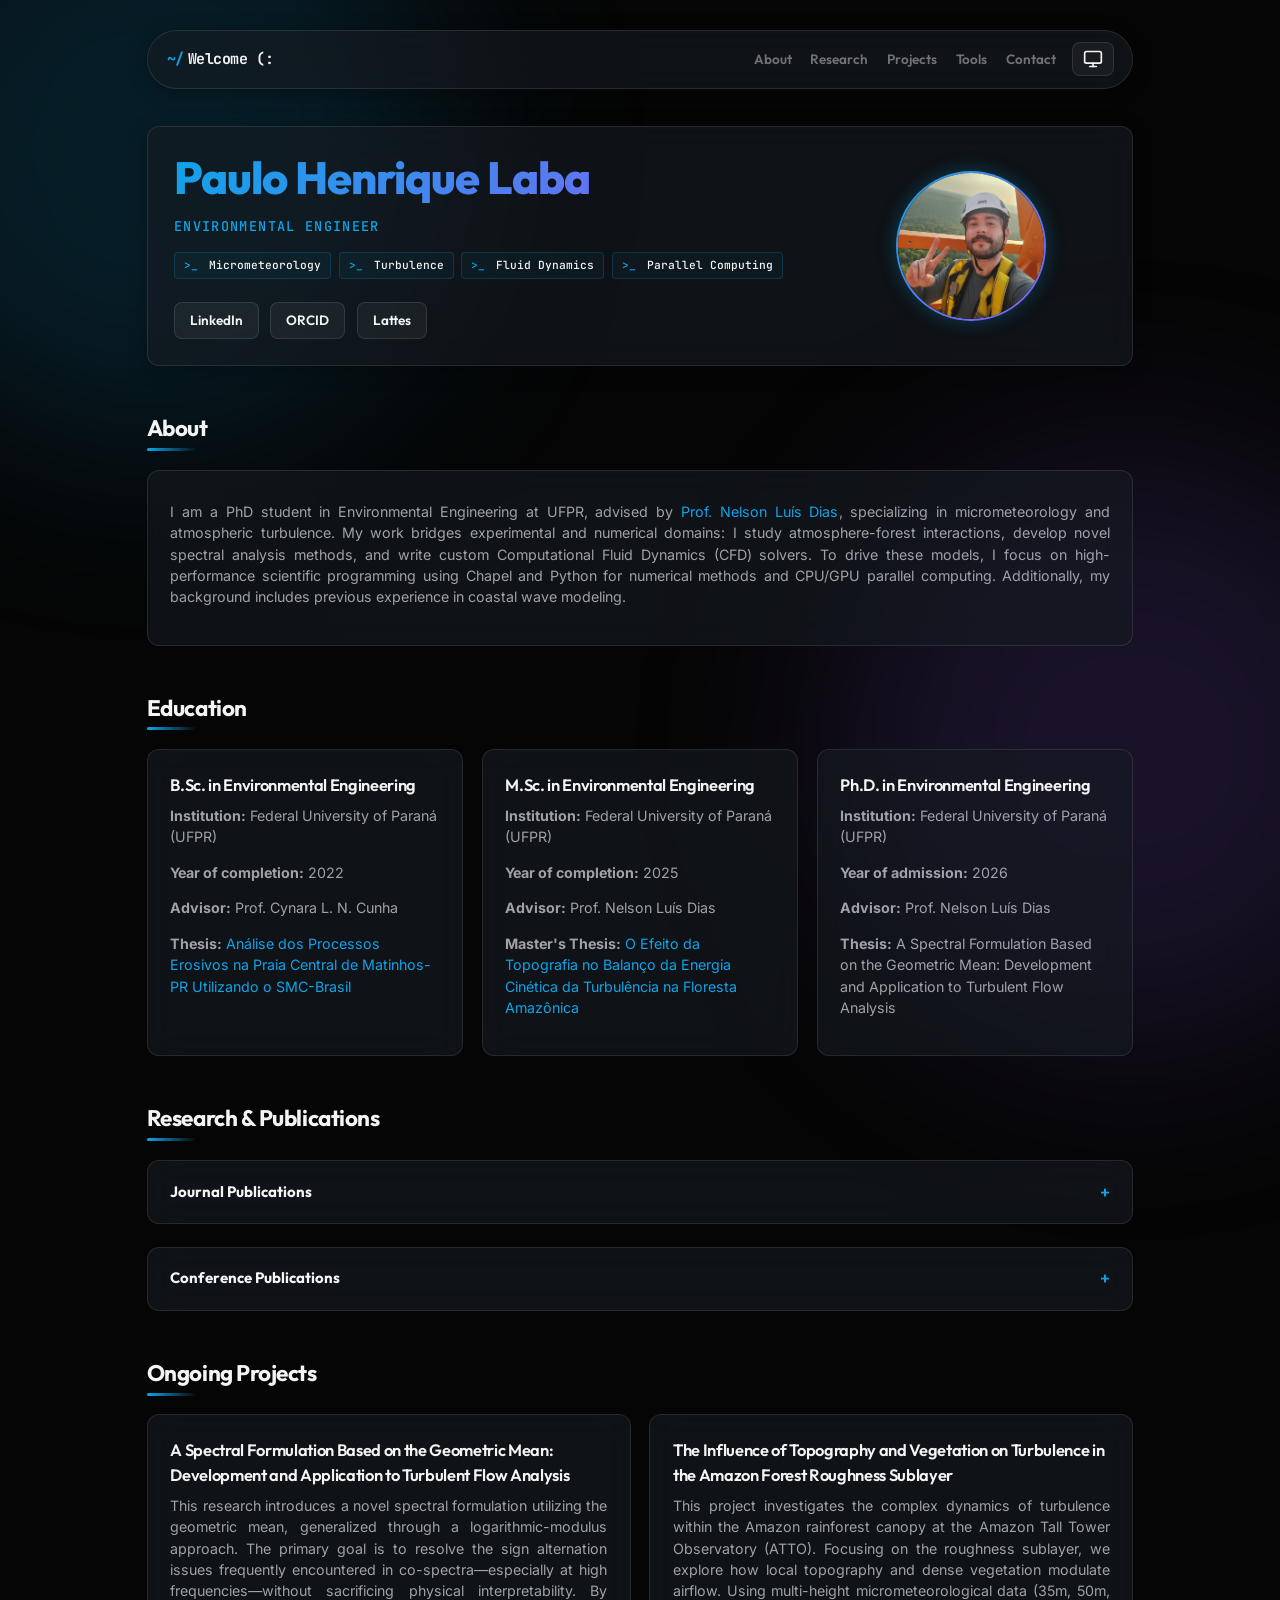
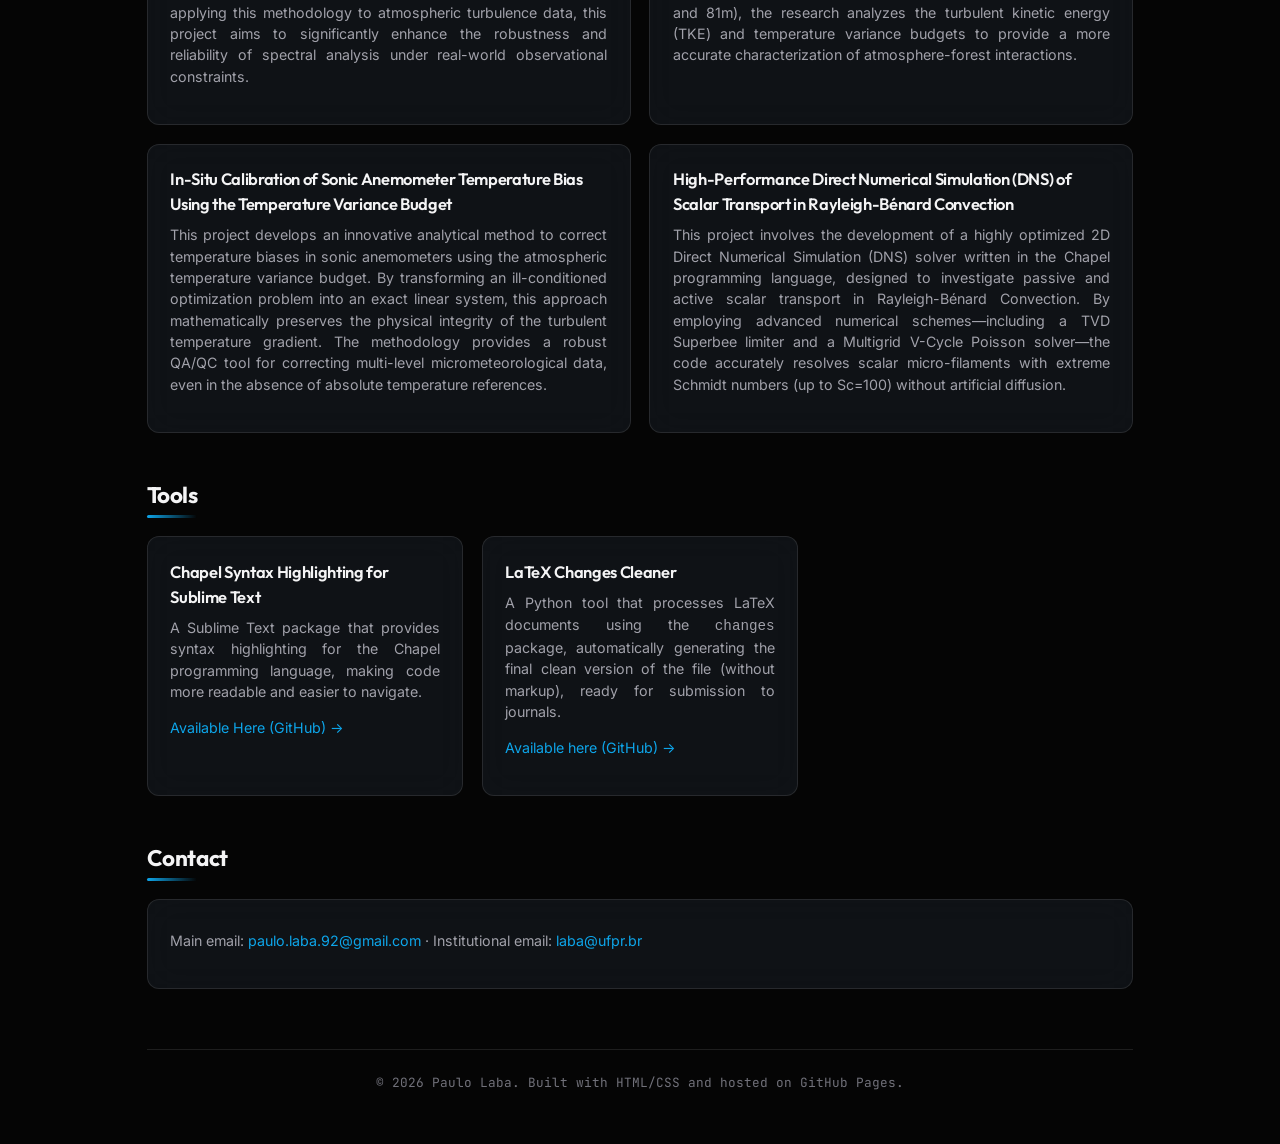
<file: index.html>
<!doctype html>
<html lang="en">

<head>
  <meta charset="utf-8" />
  <meta name="viewport" content="width=device-width, initial-scale=1" />
  <link rel="shortcut icon" type="image/png" href="pl-icon.png">
  <link rel="icon" type="image/png" href="pl-icon.png">
  <title>LABA, P.H.</title>
  <meta name="description"
    content="Homepage of Paulo Laba — Doctoral researcher in Environmental Engineering (UFPR). Research in micrometeorology, atmospheric turbulence, and spectral analysis of turbulent flows. Scientific programming with Chapel and Python." />
  <meta property="og:title" content="Paulo Laba — Homepage" />
  <meta property="og:description" content="Research in micrometeorology and turbulence; HPC; Chapel & Python." />
  <meta property="og:type" content="website" />
  <meta property="og:url" content="https://paulolaba.github.io" />
  <meta property="og:image" content="https://paulolaba.github.io/pl-icon.png" />
  <meta name="theme-color" content="#0ea5e9" />
  <link
    href="https://fonts.googleapis.com/css2?family=Inter:wght@300;400;500;600;700&family=JetBrains+Mono:wght@400;500;700&family=Outfit:wght@400;600;800&display=swap"
    rel="stylesheet">
  <link rel="stylesheet" href="styles.css" />
  <script>
    (function () {
      const saved = localStorage.getItem('theme');
      if (saved === 'light') {
        document.documentElement.setAttribute('data-theme', 'light');
      } else if (saved === 'dark') {
        document.documentElement.setAttribute('data-theme', 'dark');
      }
    })();
  </script>
</head>

<body>
  <div class="wrap">
    <header>
      <div class="brand">Welcome (:</div>
      <div style="display: flex; align-items: center; gap: 16px;">
        <nav aria-label="Sections">
          <a href="#about">About</a>
          <a href="#research">Research</a>
          <a href="#projects">Projects</a>
          <a href="#tools">Tools</a>
          <a href="#contact">Contact</a>
        </nav>
        <button id="theme-toggle" class="btn secondary" aria-label="Toggle theme" style="padding: 6px 10px;">
          <svg id="theme-icon" width="20" height="20" viewBox="0 0 24 24" fill="none" stroke="currentColor"
            stroke-width="2" stroke-linecap="round" stroke-linejoin="round">
            <path d="M21 12.79A9 9 0 1 1 11.21 3 7 7 0 0 0 21 12.79z"></path>
          </svg>
        </button>
      </div>
    </header>

    <main>
      <div class="card hero">
        <div>
          <h1>Paulo Henrique Laba</h1>
          <p class="lead">Environmental Engineer</p>
          <div class="badges" aria-label="Fields and interests">
            <span class="badge"><span class="prompt">&gt;_</span> Micrometeorology</span>
            <span class="badge"><span class="prompt">&gt;_</span> Turbulence</span>
            <span class="badge"><span class="prompt">&gt;_</span> Fluid Dynamics</span>
            <span class="badge"><span class="prompt">&gt;_</span> Parallel Computing</span>
          </div>
          <div class="cta" role="group" aria-label="Actions">
            <!-- Professional links -->
            <a class="btn secondary" href="https://www.linkedin.com/in/paulo-laba/" target="_blank"
              rel="noopener">LinkedIn</a>
            <a class="btn secondary" href="https://orcid.org/0009-0003-3208-363X" target="_blank"
              rel="noopener">ORCID</a>
            <a class="btn secondary" href="http://lattes.cnpq.br/9094771020875610" target="_blank"
              rel="noopener">Lattes</a>

            <!-- Contact me -->
            <!-- <a class="btn secondary" href="#contact">Contact me</a> -->
          </div>
        </div>
        <div style="display:flex; justify-content:center;">
          <img src="avatar.png" alt="Paulo Laba" class="avatar">
        </div>
      </div>

      <section id="about">
        <h2 class="section-title">About</h2>
        <div class="item">
          <p style="text-align: justify;">
            I am a PhD student in Environmental Engineering at UFPR, advised by <a href="https://nldias.github.io/"
              target="_blank">Prof. Nelson Luís Dias</a>, specializing in micrometeorology and atmospheric turbulence.
            My work bridges experimental and numerical domains: I study atmosphere-forest interactions, develop novel
            spectral analysis methods, and write custom Computational Fluid Dynamics (CFD) solvers. To drive these
            models, I
            focus on high-performance scientific programming using Chapel and Python for numerical methods and CPU/GPU
            parallel computing. Additionally, my background includes previous experience in coastal wave modeling.
          </p>
        </div>
      </section>

      <section id="education">
        <h2 class="section-title">Education</h2>
        <div class="grid">
          <div class="item">
            <h3>B.Sc. in Environmental Engineering</h3>
            <p><strong>Institution:</strong> Federal University of Paraná (UFPR)</p>
            <p><strong>Year of completion:</strong> 2022</p>
            <p><strong>Advisor:</strong> Prof. Cynara L. N. Cunha</p>
            <p><strong> Thesis:</strong>
              <a href="https://acervodigital.ufpr.br/xmlui/bitstream/handle/1884/82702/R%20%20G%20-%20PAULO%20HENRIQUE%20LABA.pdf?sequence=1&isAllowed=y"
                target="_blank" rel="noopener">
                Análise dos Processos Erosivos na Praia Central de Matinhos-PR Utilizando o SMC-Brasil
              </a>
          </div>

          <div class="item">
            <h3>M.Sc. in Environmental Engineering</h3>
            <p><strong>Institution:</strong> Federal University of Paraná (UFPR)</p>
            <p><strong>Year of completion:</strong> 2025</p>
            <p><strong>Advisor:</strong> Prof. Nelson Luís Dias</p>
            <p><strong>Master's Thesis:</strong>
              <a href="https://acervodigital.ufpr.br/handle/1884/100200" target="_blank" rel="noopener">
                O Efeito da Topografia no Balanço da Energia Cinética da Turbulência na Floresta Amazônica
              </a>
            </p>
          </div>

          <div class="item">
            <h3>Ph.D. in Environmental Engineering</h3>
            <p><strong>Institution:</strong> Federal University of Paraná (UFPR)</p>
            <p><strong>Year of admission:</strong> 2026</p>
            <p><strong>Advisor:</strong> Prof. Nelson Luís Dias</p>
            <p><strong>Thesis:</strong>
              A Spectral Formulation Based on the Geometric Mean: Development and Application to Turbulent Flow
              Analysis
            </p>
          </div>
        </div>
      </section>

      <section id="research">
        <h2 class="section-title">Research & Publications</h2>
        <!-- Journal publications -->
        <details>
          <summary><strong>Journal Publications</strong></summary>
          <div class="pub-grid" style="margin-top:12px; margin-bottom:12px;">
            <div class="item">
              <h3>Topography-Induced TKE Budget Behavior Over an Amazon Forest</h3>
              <p><strong>Authors:</strong> Laba, P.H.; Dias, N.L.; Chamecki, M.; Dias-Júnior, C.Q.; Torkelson, G.</p>
              <p><strong>Year:</strong> 2025 · <strong>Language:</strong> English-US</p>
              <p><strong>Journal:</strong> Boundary-Layer Meteorology</p>
              <p><strong>DOI:</strong> <a href="https://doi.org/10.1007/s10546-025-00932-x"
                  target="_blank">10.1007/s10546-025-00932-x</a></p>
            </div>
            <div class="item">
              <h3>Uma análise da ECT para a subcamada de rugosidade da Floresta Amazônica sob condições atmosféricas
                instáveis</h3>
              <p><strong>Authors:</strong> Laba, P. H.; Dias, N.L.; Dias-Júnior, C. Q.</p>
              <p><strong>Year:</strong> 2024 · <strong>Language:</strong> Portuguese-BR</p>
              <p><strong>Journal:</strong> Ciência e Natura</p>
              <p><strong>DOI:</strong> <a href="https://doi.org/10.5902/2179460X87711"
                  target="_blank">10.5902/2179460X87711</a></p>
            </div>
          </div>
        </details>

        <!-- Conference publications -->
        <details>
          <summary><strong>Conference Publications</strong></summary>
          <div class="grid" style="margin-top:12px; margin-bottom:12px;">
            <div class="item">
              <h3>Multilevel Assessment and Correction of Path-Averaging Biases in Velocity Spectra for TKE Dissipation
                in the Amazon Roughness Sublayer</h3>
              <p><strong>Authors:</strong> Laba, P. H.; Dias, N. L.</p>
              <p><strong>Language:</strong> English-US</p>
              <p><strong>Event:</strong> XIV Workshop Brasileiro de Micrometeorologia, 2025, Maceió-AL</p>
            </div>

            <div class="item">
              <h3>Evidence of Strong Horizontal Non-homogeneity of Turbulence at the ATTO Site</h3>
              <p><strong>Authors:</strong> Laba, P. H.; Dias, N. L.; Chamecki, M.; Dias Junior, C. Q.; Torkelson G.</p>
              <p><strong>Language:</strong> English-US</p>
              <p><strong>Event:</strong> ATTO Workshop, 2025, Manaus-AM</p>
            </div>

            <div class="item">
              <h3>Topography Induces Changes in Turbulence and Transport at the ATTO Site</h3>
              <p><strong>Authors:</strong> Laba, P. H.; Dias, N. L.; Chamecki, M.; Dias Junior, C. Q.</p>
              <p><strong>Language:</strong> English-US</p>
              <p><strong>Event:</strong> ATTO Workshop, 2024, Manaus-AM</p>
            </div>

            <div class="item">
              <h3>Evaluation of the Turbulence in the Amazon Roughness Sublayer</h3>
              <p><strong>Authors:</strong> Laba, P. H.; Dias, N. L.; Dias Junior, C. Q.</p>
              <p><strong>Language:</strong> English-US</p>
              <p><strong>Event:</strong> XIII Workshop Brasileiro de Micrometeorologia, 2023, Alegrete-RS</p>
            </div>

            <div class="item">
              <h3>Investigação da Circulação Litorânea na Costa Paranaense Utilizando o SMC-Brasil</h3>
              <p><strong>Authors:</strong> Laba, P. H.; Cunha, C. L. N.</p>
              <p><strong>Language:</strong> Portuguese-BR</p>
              <p><strong>Event:</strong> XI Simpósio Brasileiro de Engenharia Ambiental e Sanitária, 2022, Curitiba-PR
              </p>
            </div>

            <div class="item">
              <h3>Avaliação do Clima de Onda para o Litoral do Paraná</h3>
              <p><strong>Authors:</strong> Laba, P. H.; Cunha, C. L. N.</p>
              <p><strong>Language:</strong> Portuguese-BR</p>
              <p><strong>Event:</strong> 31º Congresso da ABES, 2021, Curitiba-PR </p>
            </div>

            <div class="item">
              <h3>Estudo da Circulação Hidrodinâmica do Complexo Estuarino Lagunar Mundaú/Manguaba</h3>
              <p><strong>Authors:</strong> Oliveira, D.; Cunha, C. L. N.; Laba, P. H.</p>
              <p><strong>Language:</strong> Portuguese-BR</p>
              <p><strong>Event:</strong> XXIII Simpósio Brasileiro de Recursos Hídricos, 2019, Foz do Iguaçu-PR </p>
            </div>
          </div>
        </details>
      </section>

      <section id="projects">
        <h2 class="section-title">Ongoing Projects</h2>
        <div class="pub-grid" style="margin-top:12px; margin-bottom:12px;">

          <!-- Projeto 1: Formulação Espectral -->
          <div class="item">
            <h3>A Spectral Formulation Based on the Geometric Mean: Development and Application to Turbulent Flow
              Analysis</h3>
            <p style="text-align: justify;">
              This research introduces a novel spectral formulation utilizing the geometric mean, generalized through a
              logarithmic-modulus approach. The primary goal is to resolve the sign alternation issues frequently
              encountered in co-spectra—especially at high frequencies—without sacrificing physical interpretability.
              By applying this methodology to atmospheric turbulence data, this project aims to significantly enhance
              the robustness and reliability of spectral analysis under real-world observational constraints.
            </p>
          </div>

          <!-- Projeto 2: Dinâmica na ATTO (Amazônia) -->
          <div class="item">
            <h3>The Influence of Topography and Vegetation on Turbulence in the Amazon Forest Roughness Sublayer</h3>
            <p style="text-align: justify;">
              This project investigates the complex dynamics of turbulence within the Amazon rainforest canopy at the
              Amazon Tall Tower Observatory (ATTO). Focusing on the roughness sublayer, we explore how local topography
              and dense vegetation modulate airflow. Using multi-height micrometeorological data (35m, 50m, and 81m),
              the research analyzes the turbulent kinetic energy (TKE) and temperature variance budgets to provide a
              more accurate characterization of atmosphere-forest interactions.
            </p>
          </div>

          <!-- Projeto 3: Calibração In-Situ -->
          <div class="item">
            <h3>In-Situ Calibration of Sonic Anemometer Temperature Bias Using the Temperature Variance Budget</h3>
            <p style="text-align: justify;">
              This project develops an innovative analytical method to correct temperature biases in sonic anemometers
              using the atmospheric temperature variance budget. By transforming an ill-conditioned optimization problem
              into an exact linear system, this approach mathematically preserves the physical integrity of the
              turbulent temperature gradient. The methodology provides a robust QA/QC tool for correcting multi-level
              micrometeorological data, even in the absence of absolute temperature references.
            </p>
          </div>

          <!-- Projeto 4: DNS Chapel -->
          <div class="item">
            <h3>High-Performance Direct Numerical Simulation (DNS) of Scalar Transport in Rayleigh-Bénard Convection
            </h3>
            <p style="text-align: justify;">
              This project involves the development of a highly optimized 2D Direct Numerical Simulation (DNS) solver
              written in the Chapel programming language, designed to investigate passive and active scalar transport in
              Rayleigh-Bénard Convection. By employing advanced numerical schemes—including a TVD Superbee limiter and
              a Multigrid V-Cycle Poisson solver—the code accurately resolves scalar micro-filaments with extreme
              Schmidt numbers (up to Sc=100) without artificial diffusion.
            </p>
          </div>

        </div>
      </section>

      <section id="tools">
        <h2 class="section-title">Tools</h2>
        <div class="grid">
          <div class="item">
            <h3>Chapel Syntax Highlighting for Sublime Text</h3>
            <p style="text-align: justify;">
              A Sublime Text package that provides syntax highlighting for the Chapel programming language,
              making code more readable and easier to navigate.
            </p>
            <p><a href="https://github.com/paulolaba/chapel-syntax-sublime" target="_blank" rel="noopener">Available
                Here (GitHub) →</a></p>
          </div>

          <div class="item">
            <h3>LaTeX Changes Cleaner</h3>
            <p style="text-align: justify;">
              A Python tool that processes LaTeX documents using the <code>changes</code> package,
              automatically generating the final clean version of the file (without markup),
              ready for submission to journals.
            </p>
            <p><a href="https://github.com/paulolaba/latex-changes-cleaner" target="_blank" rel="noopener">Available
                here (GitHub) →</a></p>
          </div>
      </section>

      <section id="contact">
        <h2 class="section-title">Contact</h2>
        <div class="item">
          <p>Main email: <a href="mailto:paulo.laba.92@gmail.com">paulo.laba.92@gmail.com</a> · Institutional email: <a
              href="mailto:laba@ufpr.br">laba@ufpr.br</a> </p>
        </div>
      </section>

      <div class="footer">© <span id="y"></span> Paulo Laba. Built with HTML/CSS and hosted on GitHub Pages.</div>
    </main>
  </div>
  <script>
    document.getElementById('y').textContent = new Date().getFullYear();

    const toggleBtn = document.getElementById('theme-toggle');
    const icon = document.getElementById('theme-icon');

    // Icons
    const moonIcon = '<path d="M21 12.79A9 9 0 1 1 11.21 3 7 7 0 0 0 21 12.79z"></path>';
    const sunIcon = '<circle cx="12" cy="12" r="5"></circle><line x1="12" y1="1" x2="12" y2="3"></line><line x1="12" y1="21" x2="12" y2="23"></line><line x1="4.22" y1="4.22" x2="5.64" y2="5.64"></line><line x1="18.36" y1="18.36" x2="19.78" y2="19.78"></line><line x1="1" y1="12" x2="3" y2="12"></line><line x1="21" y1="12" x2="23" y2="12"></line><line x1="4.22" y1="19.78" x2="5.64" y2="18.36"></line><line x1="18.36" y1="5.64" x2="19.78" y2="4.22"></line>';
    const autoIcon = '<rect x="2" y="3" width="20" height="14" rx="2" ry="2"></rect><line x1="8" y1="21" x2="16" y2="21"></line><line x1="12" y1="17" x2="12" y2="21"></line>';

    function updateIcon() {
      const saved = localStorage.getItem('theme');
      if (saved === 'light') {
        icon.innerHTML = sunIcon;
        toggleBtn.setAttribute('title', 'Current theme: Light');
      } else if (saved === 'dark') {
        icon.innerHTML = moonIcon;
        toggleBtn.setAttribute('title', 'Current theme: Dark');
      } else {
        icon.innerHTML = autoIcon;
        toggleBtn.setAttribute('title', 'Current theme: Auto');
      }
    }
    updateIcon();

    toggleBtn.addEventListener('click', () => {
      const current = localStorage.getItem('theme');
      if (!current) { // Auto -> Dark
        localStorage.setItem('theme', 'dark');
        document.documentElement.setAttribute('data-theme', 'dark');
      } else if (current === 'dark') { // Dark -> Light
        localStorage.setItem('theme', 'light');
        document.documentElement.setAttribute('data-theme', 'light');
      } else { // Light -> Auto
        localStorage.removeItem('theme');
        document.documentElement.removeAttribute('data-theme');
      }
      updateIcon();
    });
  </script>
</body>

</html>
</file>
<file: styles.css>
@import url('https://fonts.googleapis.com/css2?family=Inter:wght@300;400;500;600;700&family=JetBrains+Mono:wght@400;500;700&family=Outfit:wght@400;600;800&display=swap');

:root {
  /* Common variables */
  --brand: #0ea5e9;
  /* Cyan */
  --brand-rgb: 14, 165, 233;
  --accent: #8b5cf6;
  /* Purple */
  --accent-rgb: 139, 92, 246;
  --ok: #10b981;
  --warn: #f59e0b;
  --radius: 12px;

  /* Default Dark Theme Config */
  --bg: #050505;
  --card: rgba(22, 27, 34, 0.6);
  --card-border: rgba(255, 255, 255, 0.1);
  --text: #a1a1aa;
  --muted: #71717a;
  --heading: #f4f4f5;
  --btn-text: #ffffff;
  --grad-1: rgba(14, 165, 233, 0.15);
  --grad-2: rgba(139, 92, 246, 0.15);
  --shadow: 0 4px 20px 0 rgba(0, 0, 0, 0.3);
  --card-blur: blur(16px);
}

[data-theme="light"] {
  --bg: #f8fafc;
  --card: rgba(255, 255, 255, 0.7);
  --card-border: rgba(0, 0, 0, 0.08);
  --text: #3f3f46;
  --muted: #71717a;
  --heading: #18181b;
  --btn-text: #ffffff;
  --grad-1: rgba(14, 165, 233, 0.1);
  --grad-2: rgba(139, 92, 246, 0.1);
  --shadow: 0 4px 20px 0 rgba(31, 38, 135, 0.07);
}

* {
  box-sizing: border-box;
}

html {
  scroll-behavior: smooth;
  font-size: 15px;
  /* Adjusting base font size for scaling */
}

html,
body {
  height: 100%;
}

body {
  margin: 0;
  font-family: 'Inter', system-ui, -apple-system, sans-serif;
  line-height: 1.5;
  background-color: var(--bg);
  color: var(--text);
  transition: color 0.3s ease, background-color 0.3s ease;
  overflow-x: hidden;
}

/* Dynamic animated background */
body::before,
body::after {
  content: "";
  position: fixed;
  width: 600px;
  height: 600px;
  border-radius: 50%;
  filter: blur(100px);
  z-index: -1;
  animation: float 20s infinite alternate;
  pointer-events: none;
}

body::before {
  background: var(--grad-1);
  top: -150px;
  left: -150px;
}

body::after {
  background: var(--grad-2);
  bottom: -150px;
  right: -150px;
  animation-delay: -10s;
}

@keyframes float {
  0% {
    transform: translate(0, 0);
  }

  100% {
    transform: translate(80px, 80px);
  }
}

/* Typography Enhancements */
h1,
h2,
h3,
h4 {
  margin-top: 0;
  color: var(--heading);
  font-family: 'Outfit', sans-serif;
  letter-spacing: -0.02em;
}

h1 {
  font-size: clamp(2rem, 4vw, 3rem);
  font-weight: 800;
  line-height: 1.1;
  margin-bottom: 0.5rem;
  background: linear-gradient(135deg, var(--brand), var(--accent));
  -webkit-background-clip: text;
  -webkit-text-fill-color: transparent;
}

h2 {
  font-size: 1.5rem;
  font-weight: 700;
  margin-bottom: 1.25rem;
  position: relative;
  padding-bottom: 0.4rem;
}

h2::after {
  content: "";
  position: absolute;
  left: 0;
  bottom: 0;
  width: 50px;
  height: 3px;
  background: linear-gradient(90deg, var(--brand), transparent);
  border-radius: 2px;
}

h3 {
  font-size: 1.1rem;
  font-weight: 600;
  margin-bottom: 0.25rem;
  color: var(--heading);
}

a {
  color: var(--brand);
  text-decoration: none;
  transition: all 0.2s;
}

a:hover {
  text-decoration: underline;
  text-underline-offset: 4px;
}

.wrap {
  max-width: 1024px;
  margin: 0 auto;
  padding: 2rem 1.25rem;
  position: relative;
  z-index: 1;
}

/* Header & Nav */
header {
  display: flex;
  align-items: center;
  justify-content: space-between;
  flex-wrap: wrap;
  gap: 1rem;
  margin-bottom: 2.5rem;
  padding: 0.75rem 1.25rem;
  background: var(--card);
  backdrop-filter: var(--card-blur);
  -webkit-backdrop-filter: var(--card-blur);
  border: 1px solid var(--card-border);
  border-radius: 100px;
  box-shadow: var(--shadow);
}

@media (max-width: 600px) {
  header {
    flex-direction: column;
    border-radius: var(--radius);
    padding: 1rem;
  }
}

.brand {
  font-family: 'JetBrains Mono', monospace;
  font-size: 1rem;
  font-weight: 700;
  color: var(--heading);
  letter-spacing: -0.03em;
  display: flex;
  align-items: center;
}

.brand::before {
  content: '~/';
  color: var(--brand);
  margin-right: 4px;
}

nav {
  display: flex;
  flex-wrap: wrap;
  justify-content: center;
  gap: 1.25rem;
}

nav a {
  font-family: 'Outfit', sans-serif;
  font-weight: 600;
  font-size: 0.9rem;
  color: var(--muted);
  position: relative;
  transition: color 0.3s;
}

nav a:hover {
  color: var(--heading);
  text-decoration: none;
}

/* Buttons */
.btn {
  display: inline-flex;
  align-items: center;
  justify-content: center;
  padding: 0.5rem 1rem;
  border-radius: 8px;
  font-family: 'Outfit', sans-serif;
  font-weight: 600;
  font-size: 0.9rem;
  background: linear-gradient(135deg, var(--brand), var(--accent));
  color: #fff;
  border: none;
  cursor: pointer;
  transition: transform 0.2s, box-shadow 0.2s;
  box-shadow: 0 4px 15px rgba(14, 165, 233, 0.3);
}

.btn:active {
  transform: scale(0.96);
}

.btn:hover {
  transform: translateY(-2px);
  box-shadow: 0 6px 20px rgba(14, 165, 233, 0.4);
  color: #fff;
  text-decoration: none;
}

.btn.secondary {
  background: rgba(255, 255, 255, 0.05);
  color: var(--heading);
  border: 1px solid var(--card-border);
  box-shadow: none;
}

.btn.secondary:hover {
  background: rgba(255, 255, 255, 0.1);
  border-color: var(--muted);
}

[data-theme="light"] .btn.secondary {
  background: rgba(0, 0, 0, 0.03);
  color: var(--heading);
}

[data-theme="light"] .btn.secondary:hover {
  background: rgba(0, 0, 0, 0.08);
}

/* Layout Components */
.card {
  background: var(--card);
  backdrop-filter: var(--card-blur);
  -webkit-backdrop-filter: var(--card-blur);
  border: 1px solid var(--card-border);
  border-radius: var(--radius);
  box-shadow: var(--shadow);
  padding: 1.75rem;
  transition: transform 0.3s ease, box-shadow 0.3s ease, border-color 0.3s ease;
}

.hero {
  display: grid;
  grid-template-columns: 1fr;
  gap: 2rem;
  align-items: center;
  position: relative;
  overflow: hidden;
  margin-bottom: 3rem;
}

.hero p.lead {
  font-family: 'JetBrains Mono', monospace;
  font-size: 0.9rem;
  color: var(--brand);
  margin-bottom: 1rem;
  font-weight: 500;
  text-transform: uppercase;
  letter-spacing: 0.1em;
}

.avatar {
  width: 150px;
  height: 150px;
  border-radius: 50%;
  object-fit: cover;
  border: 2px solid transparent;
  background: linear-gradient(var(--bg), var(--bg)) padding-box, linear-gradient(135deg, var(--brand), var(--accent)) border-box;
  box-shadow: 0 0 20px rgba(14, 165, 233, 0.3);
  transition: transform 0.5s cubic-bezier(0.175, 0.885, 0.32, 1.275);
}

.avatar:hover {
  transform: scale(1.05) rotate(5deg);
}

/* Badges */
.badges {
  display: flex;
  flex-wrap: wrap;
  gap: 0.5rem;
  margin-bottom: 1.5rem;
}


.badge {
  padding: 0.3rem 0.6rem;
  border-radius: 4px;
  background: rgba(var(--brand-rgb), 0.05);
  color: var(--heading);
  font-family: 'JetBrains Mono', monospace;
  font-size: 0.75rem;
  font-weight: 500;
  border: 1px solid rgba(var(--brand-rgb), 0.2);
}

.badge span.prompt {
  color: var(--brand);
  margin-right: 4px;
}

.cta {
  display: flex;
  flex-wrap: wrap;
  gap: 0.75rem;
}

/* Grid Layouts */
.grid,
.pub-grid {
  display: grid;
  gap: 1.25rem;
  grid-template-columns: 1fr;
}

section {
  margin-bottom: 3rem;
  scroll-margin-top: 5rem;
}

.item {
  padding: 1.5rem;
  background: var(--card);
  backdrop-filter: var(--card-blur);
  -webkit-backdrop-filter: var(--card-blur);
  border: 1px solid var(--card-border);
  border-radius: var(--radius);
  transition: transform 0.3s, border-color 0.3s, box-shadow 0.3s;
}

.item:hover {
  border-color: rgba(var(--brand-rgb), 0.4);
  transform: translateY(-2px);
  box-shadow: 0 6px 20px rgba(0, 0, 0, 0.15);
}

[data-theme="light"] .item:hover {
  box-shadow: 0 6px 20px rgba(14, 165, 233, 0.1);
}

.item p {
  color: var(--text);
  margin-top: 0.5rem;
  font-size: 0.95rem;
}

/* Publication/Project Details */
details {
  background: var(--card);
  backdrop-filter: var(--card-blur);
  -webkit-backdrop-filter: var(--card-blur);
  border: 1px solid var(--card-border);
  border-radius: var(--radius);
  margin-bottom: 1.5rem;
  overflow: hidden;
  transition: border-color 0.3s;
}

details:hover {
  border-color: rgba(var(--brand-rgb), 0.3);
}

details summary {
  padding: 1.25rem 1.5rem;
  cursor: pointer;
  outline: none;
  font-family: 'Outfit', sans-serif;
  font-weight: 600;
  list-style: none;
  display: flex;
  align-items: center;
  justify-content: space-between;
  font-size: 1rem;
  color: var(--heading);
}

details summary::-webkit-details-marker {
  display: none;
}

details summary::after {
  content: "+";
  font-size: 1.1rem;
  color: var(--brand);
  font-family: 'JetBrains Mono', monospace;
  transition: transform 0.3s;
}

details[open] summary::after {
  transform: rotate(45deg);
}

details[open] summary {
  border-bottom: 1px solid var(--card-border);
}

details>div {
  padding: 1.5rem;
}

details .grid,
details .pub-grid {
  margin: 0 !important;
}

/* Footer */
.footer {
  text-align: center;
  color: var(--muted);
  font-size: 0.85rem;
  margin-top: 4rem;
  padding-bottom: 1.5rem;
  border-top: 1px solid var(--card-border);
  padding-top: 1.5rem;
  font-family: 'JetBrains Mono', monospace;
}

/* Responsive */
@media (min-width: 768px) {
  .hero {
    grid-template-columns: 1.4fr 0.6fr;
  }

  .grid {
    grid-template-columns: repeat(2, 1fr);
  }

  #projects .pub-grid {
    grid-template-columns: repeat(2, 1fr);
  }
}

@media (min-width: 1024px) {
  .grid {
    grid-template-columns: repeat(3, 1fr);
  }
}

/* Custom Scrollbar */
::-webkit-scrollbar {
  width: 6px;
}

::-webkit-scrollbar-track {
  background: var(--bg);
}

::-webkit-scrollbar-thumb {
  background: var(--card-border);
  border-radius: 4px;
}

::-webkit-scrollbar-thumb:hover {
  background: var(--brand);
}
</file>
